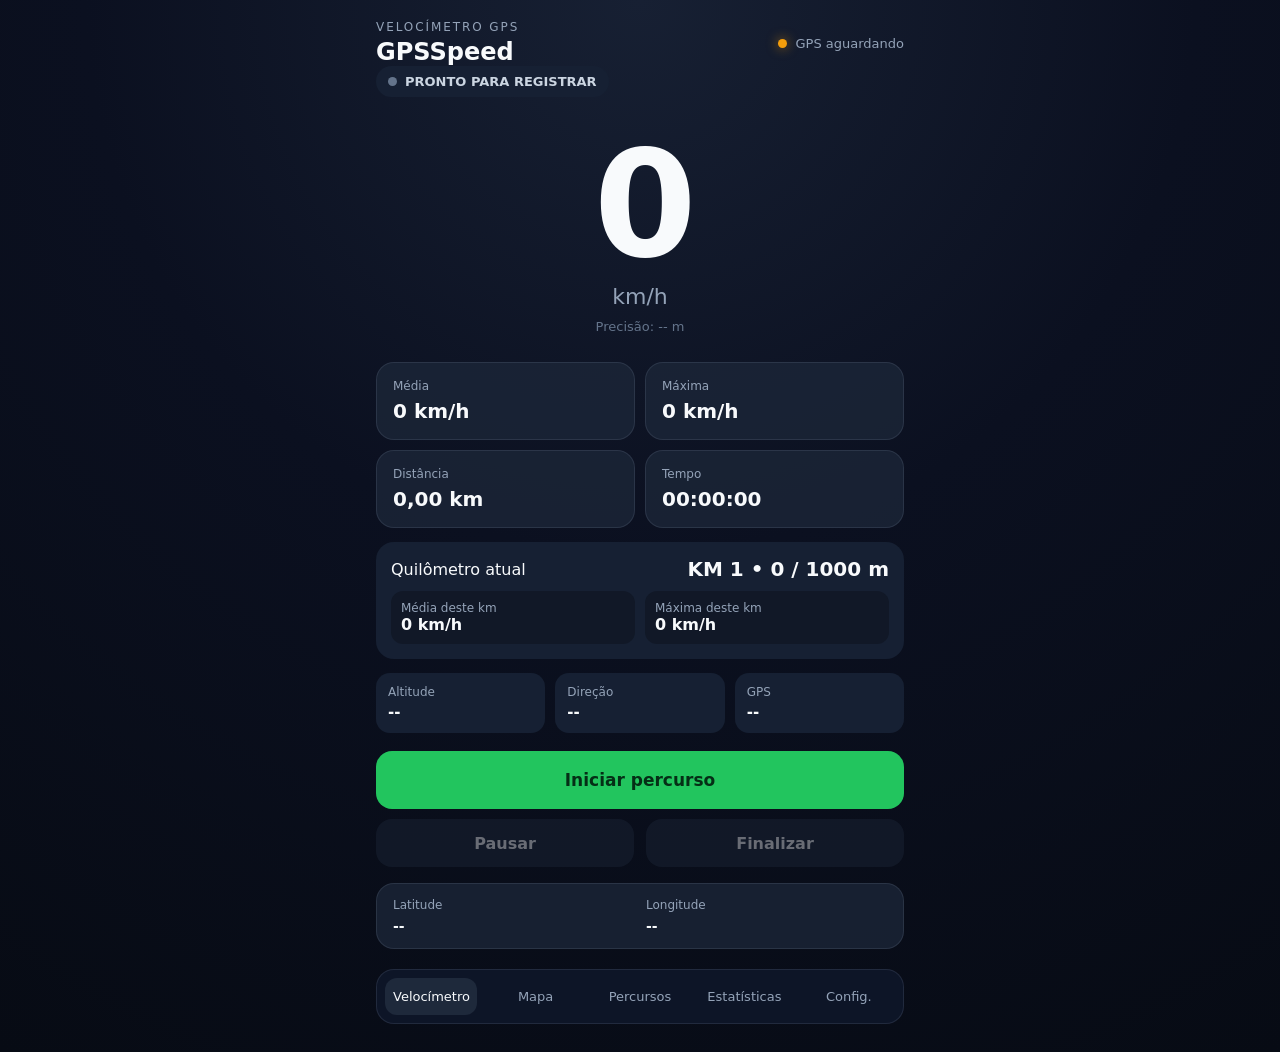
<file: index.html>
<!DOCTYPE html>
<html lang="pt-BR"><head><meta charset="UTF-8"><meta name="viewport" content="width=device-width,initial-scale=1.0,viewport-fit=cover"><meta name="theme-color" content="#111827"><title>GPSSpeed</title><link rel="manifest" href="manifest.json"><link rel="stylesheet" href="css/style.css"><style>.recording-pill{display:inline-flex;align-items:center;gap:8px;padding:8px 12px;border-radius:999px;background:#162033;color:#cbd5e1;font-weight:700;font-size:13px}.recording-pill.on{color:#dcfce7;background:#14532d}.recording-dot{width:9px;height:9px;border-radius:50%;background:#64748b}.recording-pill.on .recording-dot{background:#22c55e}.compact-row{display:grid;grid-template-columns:repeat(3,minmax(0,1fr));gap:10px;margin:12px 0}.compact-card{padding:12px;border-radius:14px;background:#162033}.compact-card span{display:block;font-size:12px;color:#94a3b8}.compact-card strong{display:block;margin-top:4px;font-size:15px}.km-panel{padding:15px;border-radius:18px;background:#162033;margin:14px 0}.km-head{display:flex;justify-content:space-between;gap:12px;align-items:center}.km-head strong{font-size:20px}.km-stats{display:grid;grid-template-columns:1fr 1fr;gap:10px;margin-top:10px}.km-stats div{padding:10px;border-radius:12px;background:#111827}.km-stats span{display:block;color:#94a3b8;font-size:12px}</style></head>
<body><main class="app-shell"><header class="topbar"><div><p class="eyebrow">VELOCÍMETRO GPS</p><h1>GPSSpeed</h1></div><div id="gpsStatus" class="gps-status" aria-live="polite"><span class="gps-dot"></span>GPS aguardando</div></header>
<div id="recordingStatus" class="recording-pill"><span class="recording-dot"></span><span id="recordingText">PRONTO PARA REGISTRAR</span></div>
<section class="speed-panel"><div class="speed-value" id="currentSpeed">0</div><div class="speed-unit">km/h</div><div class="accuracy" id="gpsAccuracy">Precisão: -- m</div></section>
<section class="stats-grid"><article class="stat-card"><span>Média</span><strong id="avgSpeed">0 km/h</strong></article><article class="stat-card"><span>Máxima</span><strong id="maxSpeed">0 km/h</strong></article><article class="stat-card"><span>Distância</span><strong id="distance">0,00 km</strong></article><article class="stat-card"><span>Tempo</span><strong id="elapsedTime">00:00:00</strong></article></section>
<section class="km-panel"><div class="km-head"><span>Quilômetro atual</span><strong id="currentKm">KM 1 • 0 / 1000 m</strong></div><div class="km-stats"><div><span>Média deste km</span><strong id="currentKmAvg">0 km/h</strong></div><div><span>Máxima deste km</span><strong id="currentKmMax">0 km/h</strong></div></div></section>
<section class="compact-row"><div class="compact-card"><span>Altitude</span><strong id="altitude">--</strong></div><div class="compact-card"><span>Direção</span><strong id="heading">--</strong></div><div class="compact-card"><span>GPS</span><strong id="gpsQuality">--</strong></div></section>
<section class="trip-actions"><button id="startTripBtn" class="primary-action" type="button">Iniciar percurso</button><div class="secondary-actions"><button id="pauseTripBtn" type="button" disabled>Pausar</button><button id="finishTripBtn" type="button" disabled>Finalizar</button></div></section>
<section class="location-card"><div><span>Latitude</span><strong id="latitude">--</strong></div><div><span>Longitude</span><strong id="longitude">--</strong></div></section>
<nav class="bottom-nav"><a class="active" href="index.html">Velocímetro</a><a href="pages/mapa.html">Mapa</a><a href="pages/historico.html">Percursos</a><a href="pages/estatisticas.html">Estatísticas</a><a href="pages/configuracoes.html">Config.</a></nav></main>
<script src="js/utils.js"></script><script src="js/database.js"></script><script src="js/settings.js"></script><script src="js/gps.js"></script><script src="js/speedometer.js"></script><script src="js/tracking.js"></script><script src="js/trips.js"></script><script src="js/app.js"></script></body></html>
</file>
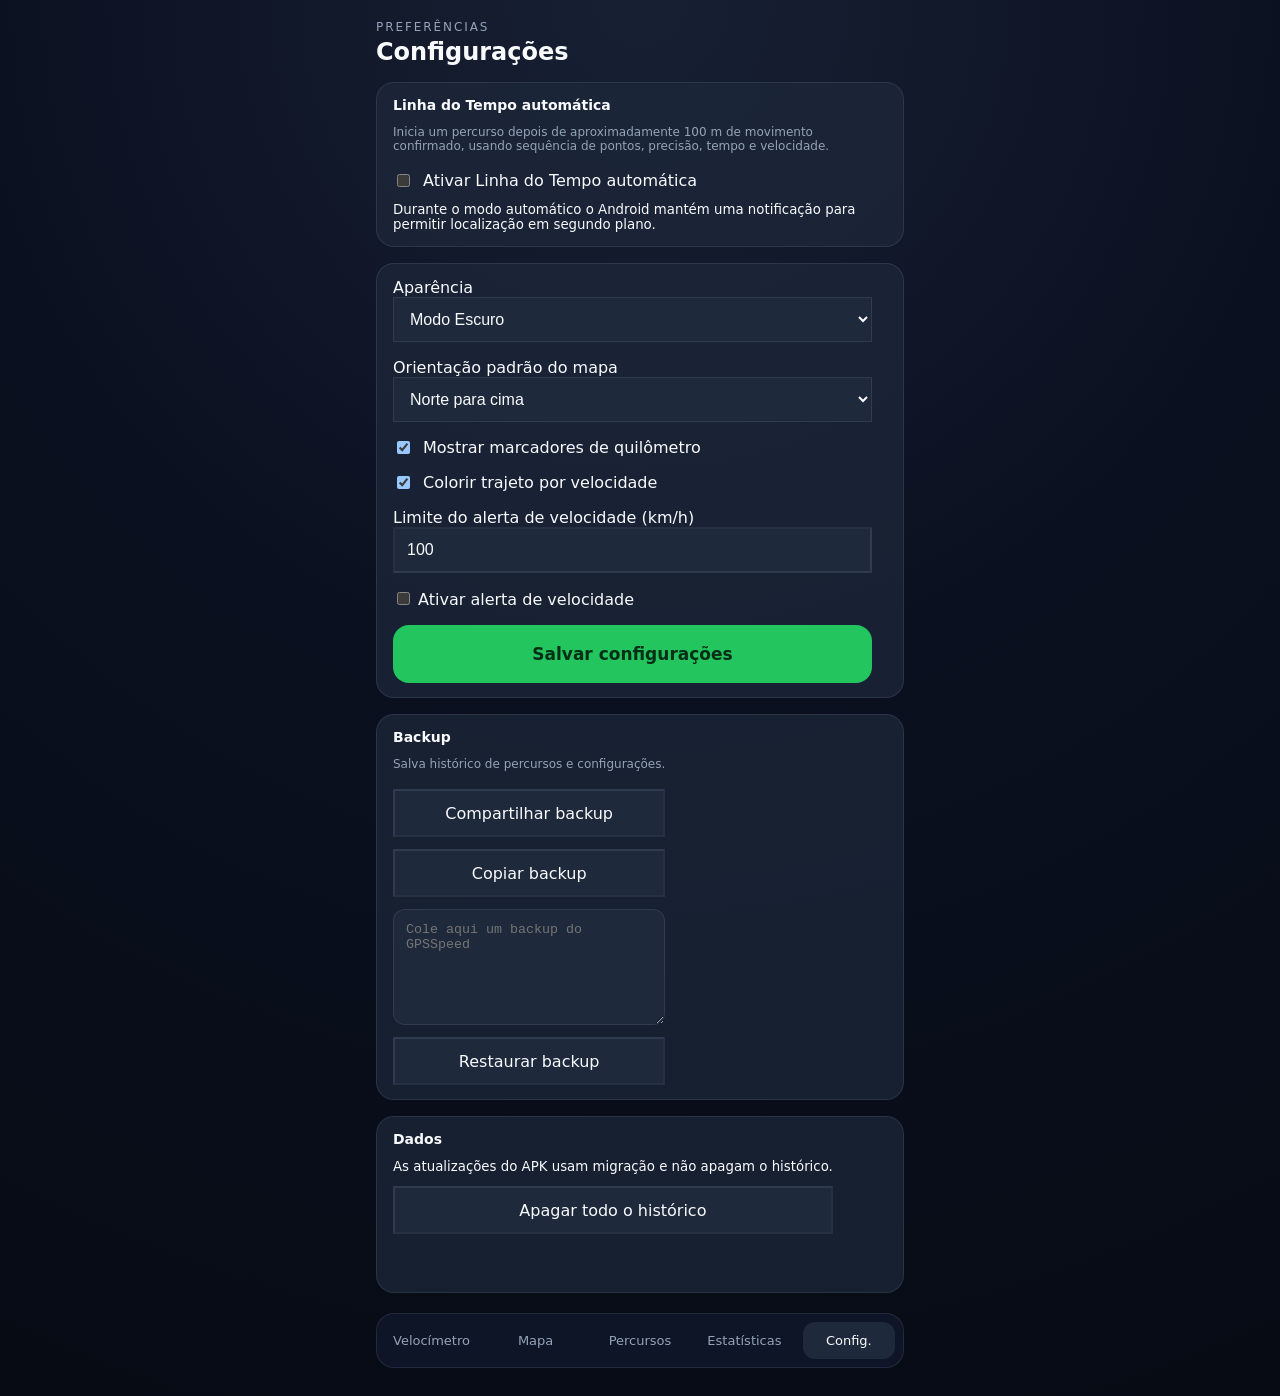
<file: pages/configuracoes.html>
<!DOCTYPE html><html lang="pt-BR"><head><meta charset="UTF-8"><meta name="viewport" content="width=device-width,initial-scale=1.0,viewport-fit=cover"><meta name="theme-color" content="#111827"><title>Configurações - GPSSpeed</title><link rel="stylesheet" href="../css/style.css"></head><body><main class="app-shell"><header class="topbar"><div><p class="eyebrow">PREFERÊNCIAS</p><h1>Configurações</h1></div></header><section class="location-card" style="display:grid;gap:12px"><strong>Linha do Tempo automática</strong><span>Inicia um percurso depois de aproximadamente 100 m de movimento confirmado, usando sequência de pontos, precisão, tempo e velocidade.</span><label style="display:flex;align-items:center;gap:10px"><input id="autoTimelineEnabled" type="checkbox"> Ativar Linha do Tempo automática</label><small>Durante o modo automático o Android mantém uma notificação para permitir localização em segundo plano.</small></section><form id="settingsForm" class="location-card" style="display:grid;gap:16px;margin-top:16px"><label>Aparência<select id="theme" style="width:100%;padding:12px;font-size:16px"><option value="dark">Modo Escuro</option><option value="light">Modo Claro</option></select></label><label>Orientação padrão do mapa<select id="orientation" style="width:100%;padding:12px;font-size:16px"><option value="north">Norte para cima</option><option value="vehicle">Direção do veículo para cima</option></select></label><label style="display:flex;align-items:center;gap:10px"><input id="kmMarkers" type="checkbox"> Mostrar marcadores de quilômetro</label><label style="display:flex;align-items:center;gap:10px"><input id="speedColors" type="checkbox"> Colorir trajeto por velocidade</label><label>Limite do alerta de velocidade (km/h)<input id="speedAlertLimit" type="number" min="10" max="300" step="5" style="width:100%;padding:12px;font-size:16px"></label><label><input id="speedAlertEnabled" type="checkbox"> Ativar alerta de velocidade</label><button class="primary-action" type="submit">Salvar configurações</button></form><section class="location-card" style="display:grid;gap:12px;margin-top:16px"><strong>Backup</strong><span>Salva histórico de percursos e configurações.</span><button id="shareBackup">Compartilhar backup</button><button id="copyBackup">Copiar backup</button><textarea id="restoreData" rows="6" placeholder="Cole aqui um backup do GPSSpeed" style="width:100%;padding:12px;border-radius:12px"></textarea><button id="restoreBackup">Restaurar backup</button></section><section class="location-card" style="display:grid;gap:12px;margin-top:16px"><strong>Dados</strong><small>As atualizações do APK usam migração e não apagam o histórico.</small><button id="clearTrips">Apagar todo o histórico</button><p id="settingsStatus" aria-live="polite"></p></section><nav class="bottom-nav"><a href="../index.html">Velocímetro</a><a href="mapa.html">Mapa</a><a href="historico.html">Percursos</a><a href="estatisticas.html">Estatísticas</a><a class="active" href="configuracoes.html">Config.</a></nav></main><script src="../js/database.js"></script><script src="../js/settings.js"></script><script src="../js/trips.js"></script><script>(()=>{const form=document.getElementById('settingsForm'),enabled=document.getElementById('speedAlertEnabled'),limit=document.getElementById('speedAlertLimit'),auto=document.getElementById('autoTimelineEnabled'),status=document.getElementById('settingsStatus'),theme=document.getElementById('theme'),orientation=document.getElementById('orientation'),km=document.getElementById('kmMarkers'),colors=document.getElementById('speedColors'),current=GPSSpeedSettings.load();enabled.checked=!!current.speedAlertEnabled;limit.value=current.speedAlertLimit;theme.value=current.theme;orientation.value=current.mapOrientation||'north';km.checked=current.kmMarkers!==false;colors.checked=current.speedColors!==false;try{auto.checked=!!window.AndroidBridge?.isAutoTimelineEnabled?.();}catch(_){auto.disabled=true;}auto.addEventListener('change',()=>{try{if(auto.checked){AndroidBridge?.enableAutoTimeline?.();status.textContent='Linha do Tempo automática ativada.';}else{AndroidBridge?.disableAutoTimeline?.();status.textContent='Linha do Tempo automática desativada.';}}catch(_){auto.checked=!auto.checked;status.textContent='Não foi possível alterar o modo automático.';}});form.addEventListener('submit',e=>{e.preventDefault();GPSSpeedSettings.save({speedAlertEnabled:enabled.checked,speedAlertLimit:+limit.value,theme:theme.value,mapOrientation:orientation.value,kmMarkers:km.checked,speedColors:colors.checked});try{localStorage.setItem('gpsspeed.kmMarkers.v1',km.checked?'1':'0');localStorage.setItem('gpsspeed.speedColors.v1',colors.checked?'1':'0');}catch(_){}status.textContent='Configurações salvas.';});document.getElementById('shareBackup').addEventListener('click',()=>{try{const b=GPSSpeedTrips.buildBackup();if(window.AndroidBridge?.shareText)AndroidBridge.shareText('Backup GPSSpeed',b,'application/json');else navigator.share?.({title:'Backup GPSSpeed',text:b});status.textContent='Backup preparado.';}catch(_){status.textContent='Não foi possível gerar backup.';}});document.getElementById('copyBackup').addEventListener('click',()=>{try{const b=GPSSpeedTrips.buildBackup();if(window.AndroidBridge?.copyText)AndroidBridge.copyText('Backup GPSSpeed',b);status.textContent='Backup copiado.';}catch(_){status.textContent='Não foi possível copiar.';}});document.getElementById('restoreBackup').addEventListener('click',()=>{const raw=document.getElementById('restoreData').value.trim();if(!raw){status.textContent='Cole um backup primeiro.';return;}try{const count=GPSSpeedTrips.restoreBackup(raw);status.textContent=`Backup restaurado: ${count} percurso(s).`;document.getElementById('restoreData').value='';}catch(_){status.textContent='Backup inválido.';}});document.getElementById('clearTrips').addEventListener('click',()=>{if(confirm('Apagar todos os percursos salvos?')){GPSSpeedDB.clearTrips();status.textContent='Histórico apagado.';}});})();</script></body></html>
</file>
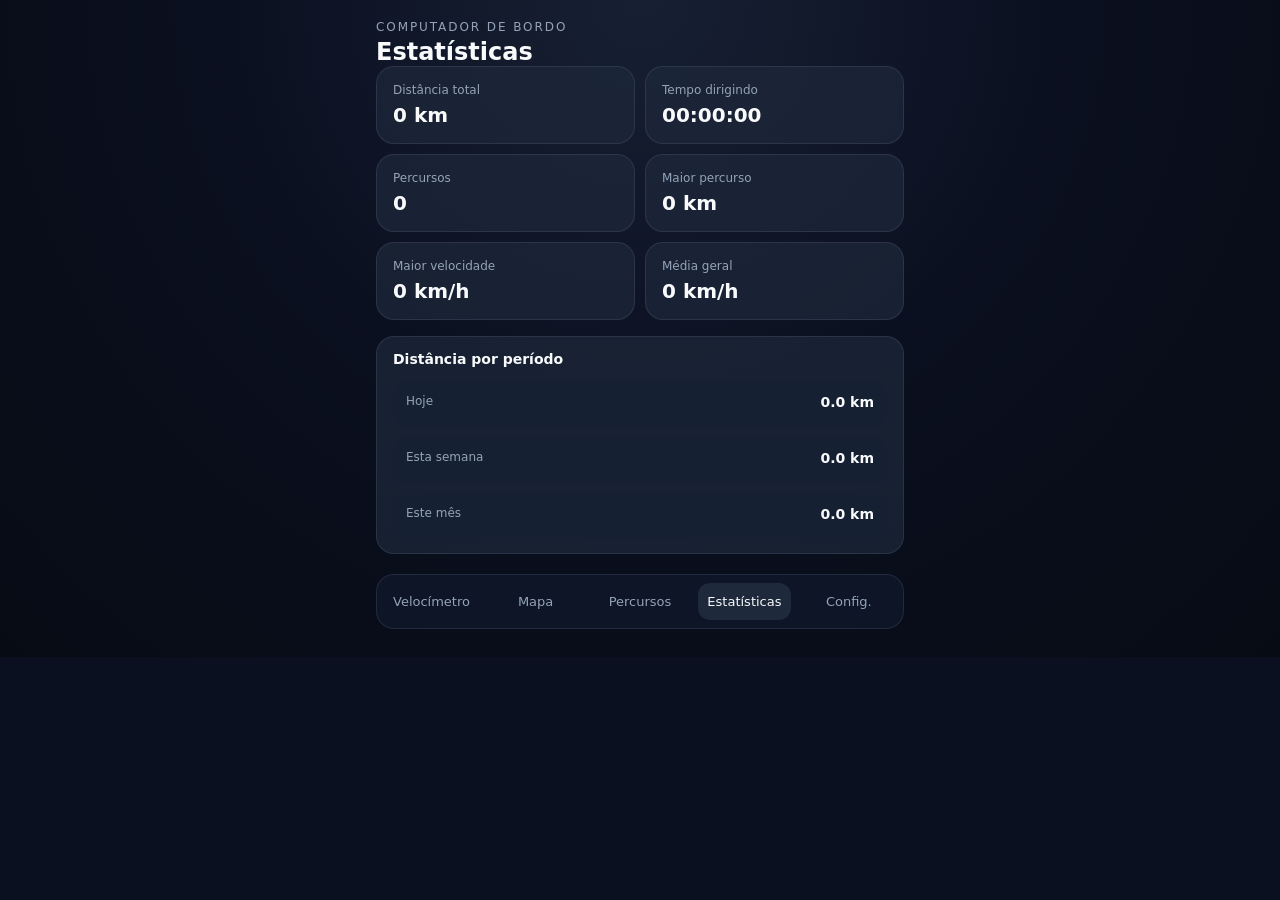
<file: pages/estatisticas.html>
<!DOCTYPE html><html lang="pt-BR"><head><meta charset="UTF-8"><meta name="viewport" content="width=device-width,initial-scale=1.0,viewport-fit=cover"><meta name="theme-color" content="#111827"><title>Estatísticas - GPSSpeed</title><link rel="stylesheet" href="../css/style.css"><style>.period-list{display:grid;gap:10px;margin-top:14px}.period-row{display:flex;justify-content:space-between;gap:12px;padding:13px;border-radius:14px;background:#162033}.period-row span{color:#94a3b8}.big-stat{font-size:28px}</style></head><body><main class="app-shell"><header class="topbar"><div><p class="eyebrow">COMPUTADOR DE BORDO</p><h1>Estatísticas</h1></div></header><section id="stats" class="stats-grid"></section><section class="location-card" style="display:block"><strong>Distância por período</strong><div id="periods" class="period-list"></div></section><nav class="bottom-nav"><a href="../index.html">Velocímetro</a><a href="mapa.html">Mapa</a><a href="historico.html">Percursos</a><a class="active" href="estatisticas.html">Estatísticas</a><a href="configuracoes.html">Config.</a></nav></main><script src="../js/utils.js"></script><script src="../js/database.js"></script><script src="../js/trips.js"></script><script>(()=>{const trips=GPSSpeedTrips.getTrips(),s=GPSSpeedTrips.getStatistics(),stats=document.getElementById('stats'),periods=document.getElementById('periods');stats.innerHTML=`<article class="stat-card"><span>Distância total</span><strong class="big-stat">${s.totalDistanceKm.toLocaleString('pt-BR',{maximumFractionDigits:1})} km</strong></article><article class="stat-card"><span>Tempo dirigindo</span><strong>${GPSSpeedUtils.formatDuration(s.totalMovingMs)}</strong></article><article class="stat-card"><span>Percursos</span><strong>${s.tripCount}</strong></article><article class="stat-card"><span>Maior percurso</span><strong>${s.longestTripKm.toLocaleString('pt-BR',{maximumFractionDigits:1})} km</strong></article><article class="stat-card"><span>Maior velocidade</span><strong>${Math.round(s.maxSpeed)} km/h</strong></article><article class="stat-card"><span>Média geral</span><strong>${Math.round(s.overallAverageSpeed)} km/h</strong></article>`;const now=new Date(),startDay=new Date(now.getFullYear(),now.getMonth(),now.getDate()).getTime(),startWeek=startDay-((now.getDay()+6)%7)*86400000,startMonth=new Date(now.getFullYear(),now.getMonth(),1).getTime();function distanceSince(ts){return trips.filter(t=>(+t.startedAt||0)>=ts).reduce((sum,t)=>sum+(+t.distanceKm||0),0);}periods.innerHTML=`<div class="period-row"><span>Hoje</span><strong>${distanceSince(startDay).toFixed(1)} km</strong></div><div class="period-row"><span>Esta semana</span><strong>${distanceSince(startWeek).toFixed(1)} km</strong></div><div class="period-row"><span>Este mês</span><strong>${distanceSince(startMonth).toFixed(1)} km</strong></div>`;})();</script></body></html>
</file>
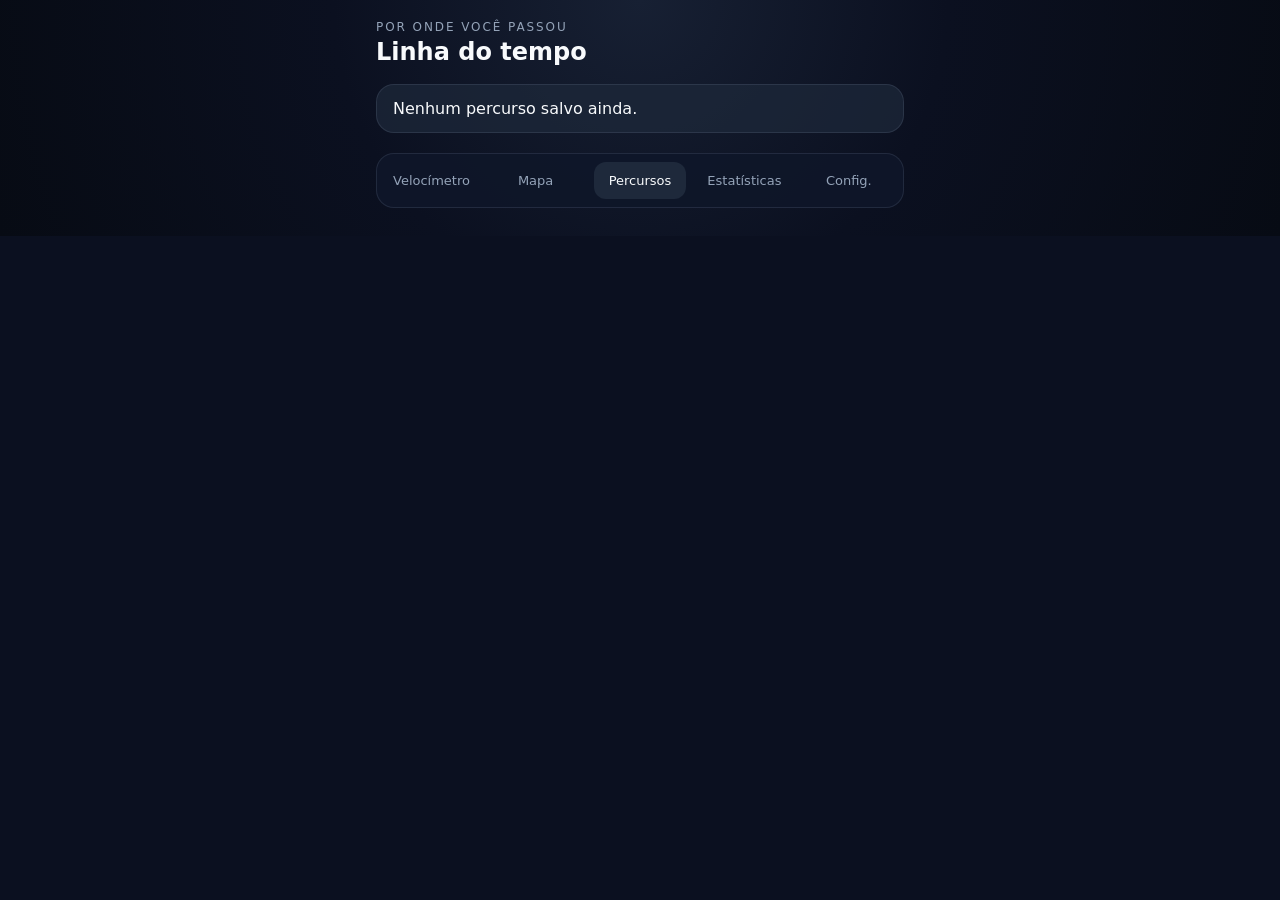
<file: pages/historico.html>
<!DOCTYPE html><html lang="pt-BR"><head><meta charset="UTF-8"><meta name="viewport" content="width=device-width,initial-scale=1.0,viewport-fit=cover"><meta name="theme-color" content="#111827"><title>Linha do tempo - GPSSpeed</title><link rel="stylesheet" href="../css/style.css"><style>.timeline-overview{display:grid;grid-template-columns:repeat(3,minmax(0,1fr));gap:10px;margin-bottom:18px}.timeline-overview .stat-card{min-height:auto;padding:14px}.day-block{display:grid;gap:12px;margin-bottom:22px}.day-header{display:flex;align-items:end;justify-content:space-between;gap:12px;padding:0 4px}.day-header h2{margin:0;font-size:20px}.day-total{font-size:14px;opacity:.8;text-align:right}.history-list{display:grid;gap:14px}.history-card{position:relative;display:grid;gap:10px;padding:18px 18px 18px 24px;border-radius:18px;background:#182235}.history-card::before{content:"";position:absolute;left:10px;top:22px;bottom:22px;width:3px;border-radius:99px;background:#22c55e}.history-head{display:flex;justify-content:space-between;gap:12px}.history-time{font-size:14px;opacity:.78}.history-main{font-size:26px;font-weight:800}.history-meta{display:grid;grid-template-columns:repeat(2,minmax(0,1fr));gap:8px;font-size:14px}.history-actions{display:flex;gap:10px}.history-actions a{flex:1;text-align:center;padding:11px;border-radius:12px;text-decoration:none;background:#223047;color:#fff}.tag{display:inline-flex;width:max-content;padding:4px 8px;border-radius:999px;background:#0f172a;color:#94a3b8;font-size:11px}@media(max-width:380px){.timeline-overview{grid-template-columns:1fr}.history-meta{grid-template-columns:1fr}}</style></head><body><main class="app-shell"><header class="topbar"><div><p class="eyebrow">POR ONDE VOCÊ PASSOU</p><h1>Linha do tempo</h1></div></header><section id="overview" class="timeline-overview" hidden></section><section id="timeline"></section><p id="emptyTrips" class="location-card">Nenhum percurso salvo ainda.</p><nav class="bottom-nav"><a href="../index.html">Velocímetro</a><a href="mapa.html">Mapa</a><a class="active" href="historico.html">Percursos</a><a href="estatisticas.html">Estatísticas</a><a href="configuracoes.html">Config.</a></nav></main><script src="../js/utils.js"></script><script src="../js/database.js"></script><script src="../js/trips.js"></script><script>(()=>{const timeline=document.getElementById('timeline'),empty=document.getElementById('emptyTrips'),overview=document.getElementById('overview'),trips=GPSSpeedTrips.getTrips().slice().sort((a,b)=>(+b.startedAt||0)-(+a.startedAt||0));if(!trips.length){empty.hidden=false;return;}empty.hidden=true;const totalKm=trips.reduce((s,t)=>s+(+t.distanceKm||0),0),totalMs=trips.reduce((s,t)=>s+(+t.elapsedMs||0),0),max=trips.reduce((m,t)=>Math.max(m,+t.maxSpeed||0),0);overview.hidden=false;overview.innerHTML=`<article class="stat-card"><span>Total</span><strong>${GPSSpeedUtils.formatDistanceKm(totalKm)}</strong></article><article class="stat-card"><span>Tempo</span><strong>${GPSSpeedUtils.formatDuration(totalMs)}</strong></article><article class="stat-card"><span>Maior velocidade</span><strong>${GPSSpeedUtils.formatSpeed(max)}</strong></article>`;const dayKey=ms=>{const d=new Date(+ms||Date.now());return`${d.getFullYear()}-${String(d.getMonth()+1).padStart(2,'0')}-${String(d.getDate()).padStart(2,'0')}`;},dayLabel=ms=>new Date(+ms||Date.now()).toLocaleDateString('pt-BR',{weekday:'long',day:'2-digit',month:'long',year:'numeric'}),time=ms=>new Date(+ms||Date.now()).toLocaleTimeString('pt-BR',{hour:'2-digit',minute:'2-digit'}),groups=new Map();trips.forEach(t=>{const k=dayKey(t.startedAt);if(!groups.has(k))groups.set(k,[]);groups.get(k).push(t);});timeline.innerHTML=[...groups.values()].map(dayTrips=>{const dayKm=dayTrips.reduce((s,t)=>s+(+t.distanceKm||0),0),dayMs=dayTrips.reduce((s,t)=>s+(+t.elapsedMs||0),0),cards=dayTrips.map(t=>`<article class="history-card"><span class="tag">${t.automatic?'AUTOMÁTICO':'MANUAL'} • ${t.kilometerSplits?.length||0} km completos</span><div class="history-head"><div><div class="history-time">${time(t.startedAt)} → ${time(t.finishedAt||t.startedAt)}</div><div class="history-main">${GPSSpeedUtils.formatDistanceKm(t.distanceKm)}</div></div><strong>${GPSSpeedUtils.formatDuration(t.elapsedMs)}</strong></div><div class="history-meta"><span>Média: <strong>${GPSSpeedUtils.formatSpeed(t.averageSpeed)}</strong></span><span>Máxima: <strong>${GPSSpeedUtils.formatSpeed(t.maxSpeed)}</strong></span><span>Movimento: <strong>${GPSSpeedUtils.formatDuration(t.movingMs)}</strong></span><span>Parado: <strong>${GPSSpeedUtils.formatDuration(t.stoppedMs)}</strong></span><span>Pontos GPS: <strong>${t.pointCount||0}</strong></span><span>Km registrados: <strong>${t.kilometerSplits?.length||0}</strong></span></div><div class="history-actions"><a href="mapa.html?id=${encodeURIComponent(t.id)}">Ver trajeto</a><a href="viagem.html?id=${encodeURIComponent(t.id)}">Detalhes</a></div></article>`).join('');return`<section class="day-block"><div class="day-header"><h2>${GPSSpeedUtils.escapeHtml(dayLabel(dayTrips[0].startedAt))}</h2><div class="day-total">${GPSSpeedUtils.formatDistanceKm(dayKm)}<br>${GPSSpeedUtils.formatDuration(dayMs)}</div></div><div class="history-list">${cards}</div></section>`;}).join('');})();</script></body></html>
</file>
<file: css/style.css>
:root {
  color-scheme: dark;
  font-family: Inter, system-ui, -apple-system, BlinkMacSystemFont, "Segoe UI", sans-serif;
  background: #0b1020;
  color: #f8fafc;
  --bg:#0b1020; --bg2:#070b14; --panel:#1e293b; --panel-soft:rgba(30,41,59,.72); --panel-nav:rgba(15,23,42,.9);
  --text:#f8fafc; --muted:#94a3b8; --muted2:#64748b; --border:rgba(148,163,184,.15); --button:#1e293b;
}
:root[data-theme="light"]{color-scheme:light;background:#eef2f7;color:#0f172a;--bg:#f8fafc;--bg2:#e2e8f0;--panel:#fff;--panel-soft:rgba(255,255,255,.92);--panel-nav:rgba(255,255,255,.96);--text:#0f172a;--muted:#475569;--muted2:#64748b;--border:rgba(71,85,105,.18);--button:#e2e8f0}
*{box-sizing:border-box}body{margin:0;min-height:100%;background:radial-gradient(circle at top,#172033 0,var(--bg) 45%,var(--bg2) 100%);color:var(--text)}:root[data-theme="light"] body{background:linear-gradient(#f8fafc,#e2e8f0)}button,a{font:inherit}button{min-height:48px}.app-shell{width:min(100%,560px);margin:0 auto;padding:20px 16px 28px}.topbar,.secondary-actions,.location-card,.bottom-nav{display:flex;align-items:center;justify-content:space-between;gap:12px}.eyebrow{margin:0 0 4px;font-size:12px;letter-spacing:.16em;color:var(--muted)}h1{margin:0;font-size:24px}.gps-status{display:flex;align-items:center;gap:8px;font-size:13px;color:var(--muted)}.gps-dot{width:9px;height:9px;border-radius:50%;background:#f59e0b;box-shadow:0 0 12px rgba(245,158,11,.65)}.gps-status.ready .gps-dot{background:#22c55e;box-shadow:0 0 12px rgba(34,197,94,.65)}.speed-panel{text-align:center;padding:42px 12px 28px}.speed-value{font-size:clamp(88px,30vw,148px);line-height:.9;font-weight:800;letter-spacing:-.07em;font-variant-numeric:tabular-nums}.speed-unit{margin-top:12px;font-size:22px;color:var(--muted)}.accuracy{margin-top:10px;font-size:13px;color:var(--muted2)}.stats-grid{display:grid;grid-template-columns:repeat(2,minmax(0,1fr));gap:10px}.stat-card,.location-card{background:var(--panel-soft);border:1px solid var(--border);border-radius:18px}.stat-card{padding:16px}.stat-card span,.location-card span{display:block;font-size:12px;color:var(--muted);margin-bottom:6px}.stat-card strong{font-size:20px;font-variant-numeric:tabular-nums}.trip-actions{margin-top:18px}.primary-action,.secondary-actions button{border:0;border-radius:16px;font-weight:700;cursor:pointer}.primary-action{width:100%;min-height:58px;background:#22c55e;color:#052e16;font-size:17px}.secondary-actions{margin-top:10px}.secondary-actions button{flex:1;background:var(--button);color:var(--text)}.secondary-actions button:disabled{opacity:.4;cursor:not-allowed}.location-card{margin-top:16px;padding:14px 16px;align-items:stretch}.location-card>div{min-width:0;flex:1}.location-card strong{display:block;overflow-wrap:anywhere;font-size:14px;font-variant-numeric:tabular-nums}.bottom-nav{margin-top:20px;padding:8px;background:var(--panel-nav);border:1px solid var(--border);border-radius:18px;overflow-x:auto}.bottom-nav a{flex:1;min-width:82px;text-align:center;text-decoration:none;color:var(--muted);padding:11px 8px;border-radius:12px;font-size:13px}.bottom-nav a.active{background:var(--panel);color:var(--text)}button,input,select,textarea{color:var(--text);background:var(--panel);border-color:var(--border)}@media(max-width:360px){.topbar{align-items:flex-start;flex-direction:column}.speed-panel{padding-top:32px}.stats-grid{grid-template-columns:1fr}}
</file>
